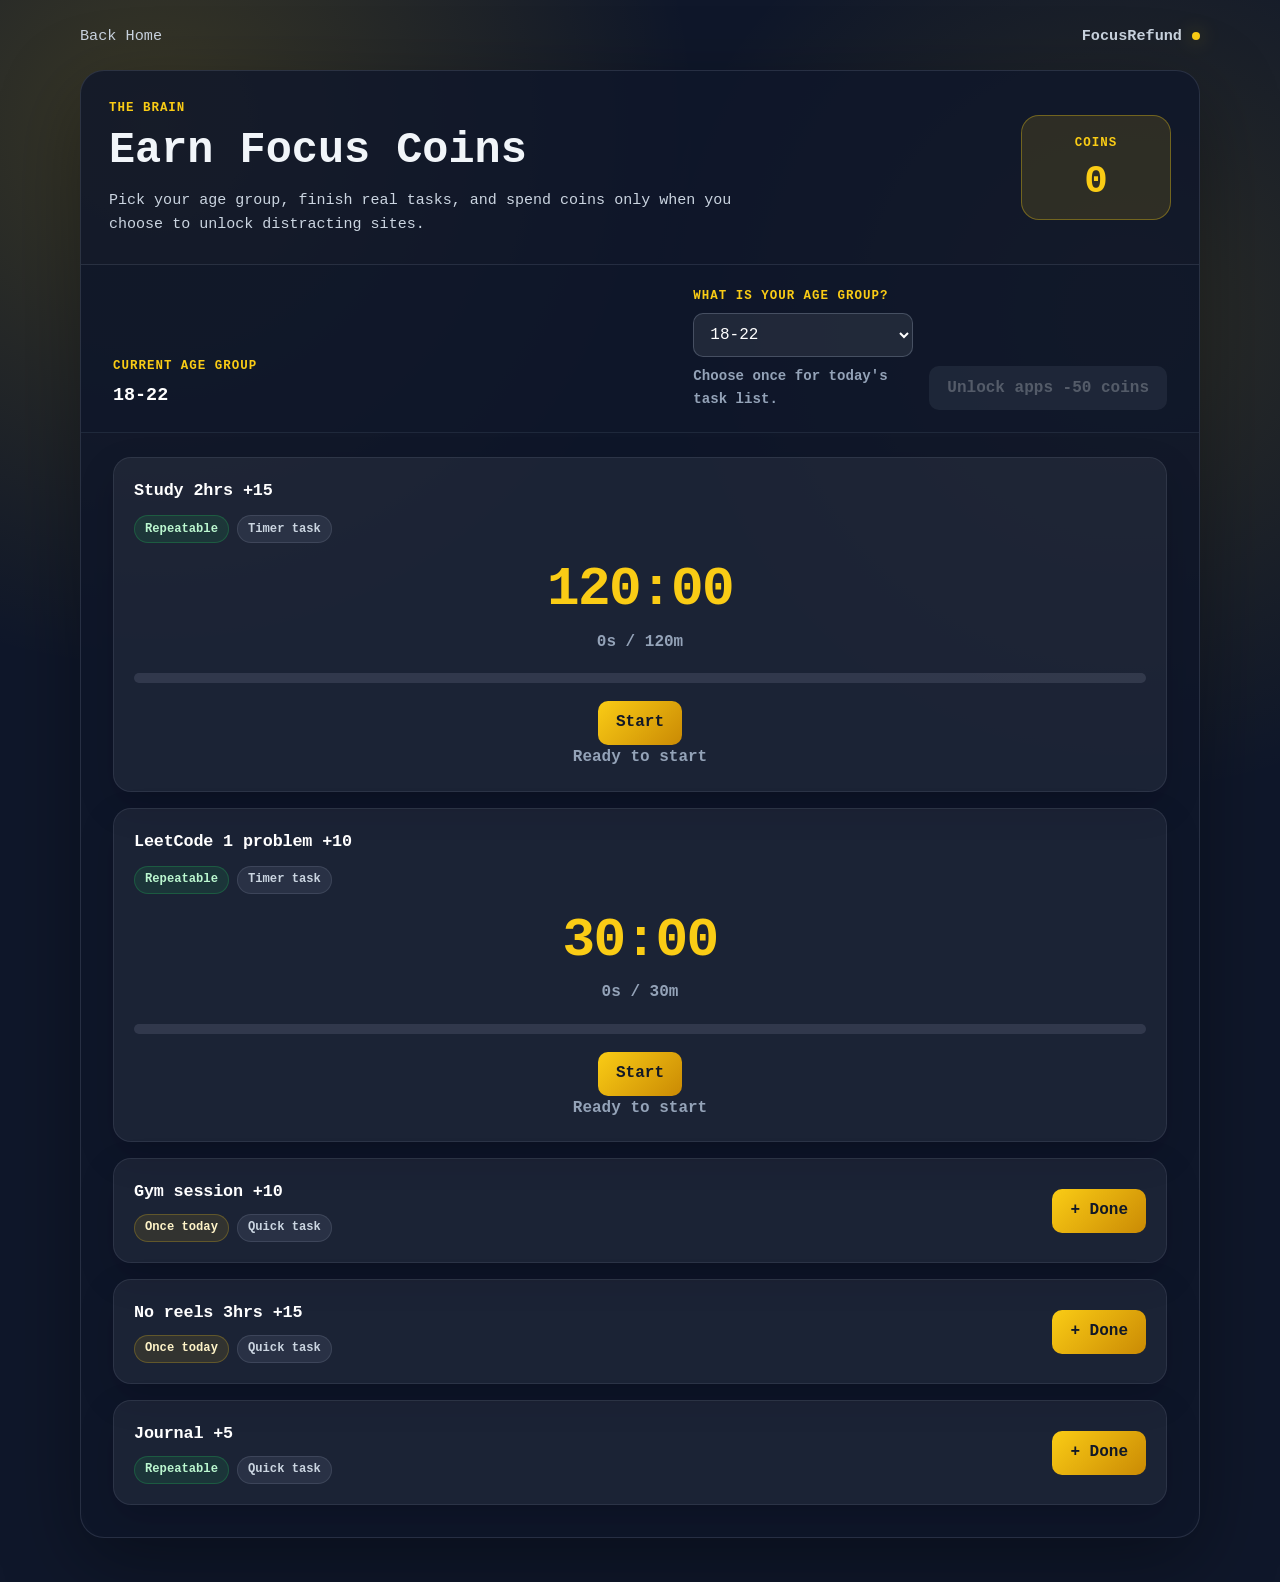
<file: extension/dashboard/index.html>
<!DOCTYPE html>
<html lang="en">
<head>
    <meta charset="UTF-8">
    <meta name="viewport" content="width=device-width, initial-scale=1.0">
    <title>FocusRefund - The Brain</title>
    <link rel="stylesheet" href="style.css">
</head>
<body class="dashboard">
    <main class="dashboard-shell">
        <nav class="dashboard-nav">
            <a href="https://focus-refund.pages.dev/" target="_blank" rel="noopener" class="back-link">Back Home</a>
            <span class="product-mark">FocusRefund</span>
        </nav>

        <section class="brain-panel">
            <div class="brain-header">
                <div>
                    <p class="eyebrow">The Brain</p>
                    <h1>Earn Focus Coins</h1>
                    <p class="header-copy">Pick your age group, finish real tasks, and spend coins only when you choose to unlock distracting sites.</p>
                </div>
                <div class="coin-balance">
                    <span>Coins</span>
                    <strong id="coinCount">0</strong>
                </div>
            </div>

            <div class="controls-row">
                <div>
                    <span class="control-label">Current age group</span>
                    <strong id="userAgeDisplay">18-22</strong>
                </div>
                <label>
                    <span class="control-label">What is your age group?</span>
                    <select id="ageSelect">
                        <option value="13-17">13-17</option>
                        <option value="18-22" selected>18-22</option>
                        <option value="23-27">23-27</option>
                        <option value="28-35">28-35</option>
                        <option value="35+">35+</option>
                    </select>
                    <span id="ageLockStatus" class="helper-text"></span>
                </label>
                <button id="unlockBtn" disabled>Unlock apps -50 coins</button>
            </div>

            <div id="taskList" class="task-list"></div>
        </section>
    </main>
    
    <script src="app.js"></script>
</body>
</html>
</file>
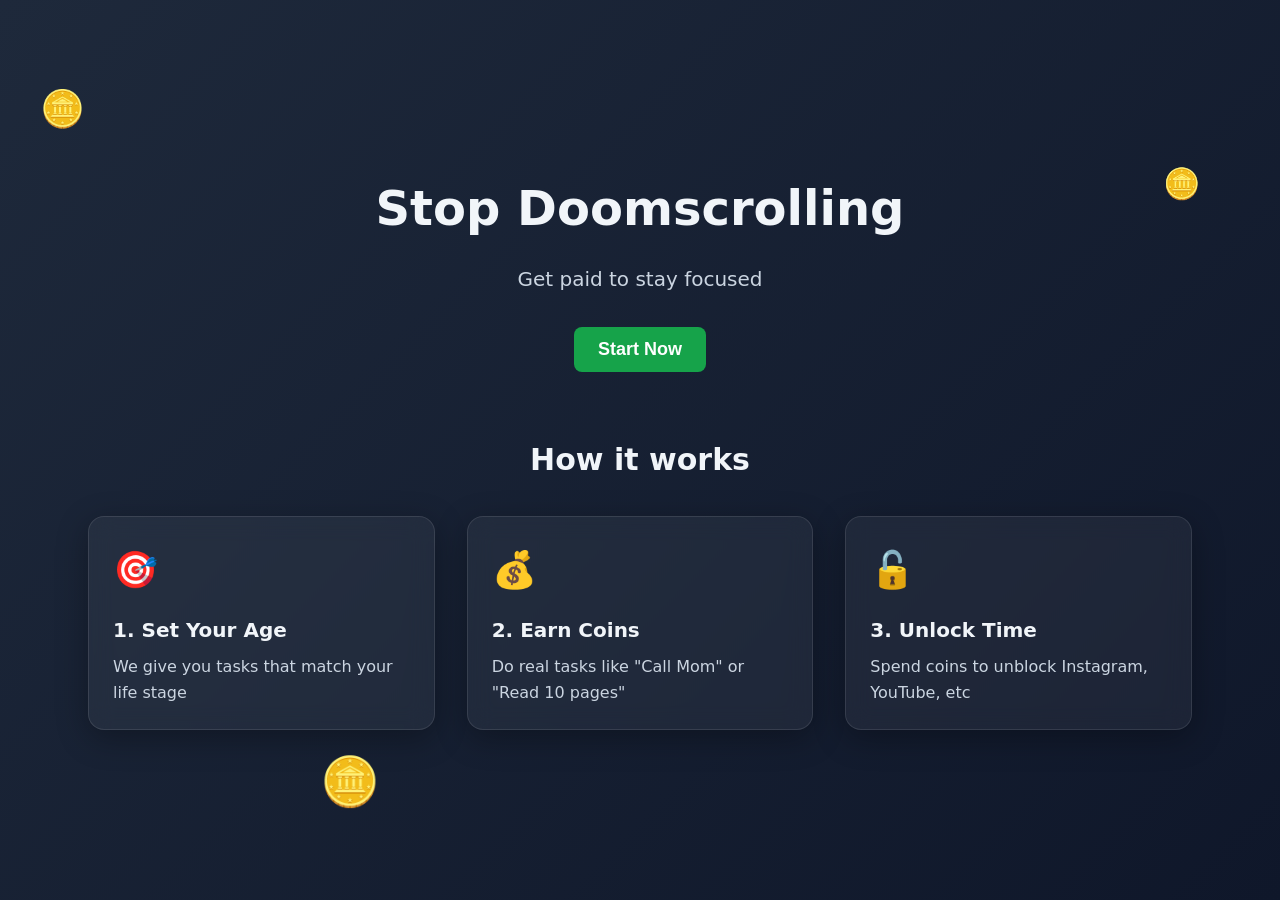
<file: stopscroll.html>
<!DOCTYPE html>
<html lang="en">

<head>
  <meta charset="UTF-8">
  <meta name="viewport" content="width=device-width, initial-scale=1.0">
  <title>Focus Refund</title>
  <link rel="stylesheet" href="style.css">
</head>

<body>
  <div class="app-wrapper">
    <div class="app-container">

      <!-- Hero Section -->
      <section class="hero">
        <h1>Stop Doomscrolling</h1>
        <p>Get paid to stay focused</p>
        <button class="btn-primary">Start Now</button>
      </section>

      <!-- How it works section -->
      <section class="how-it-works">
        <h2>How it works</h2>

        <!-- Glass cards: Pure CSS Grid -->
        <div class="cards-grid">
        
          <div class="glass-card">
            <div class="card-icon">🎯</div>
            <h3>1. Set Your Age</h3>
            <p>We give you tasks that match your life stage</p>
          </div>

          <div class="glass-card">
            <div class="card-icon">💰</div>
            <h3>2. Earn Coins</h3>
            <p>Do real tasks like "Call Mom" or "Read 10 pages"</p>
          </div>

          <div class="glass-card">
            <div class="card-icon">🔓</div>
            <h3>3. Unlock Time</h3>
            <p>Spend coins to unblock Instagram, YouTube, etc</p>
          </div>
        </div>
      </section>

    </div>
  </div>

  <!-- Floating coins animation -->
  <div class="coin coin-1">🪙</div>
  <div class="coin coin-2">🪙</div>
  <div class="coin coin-3">🪙</div>

</body>

</html>
</file>
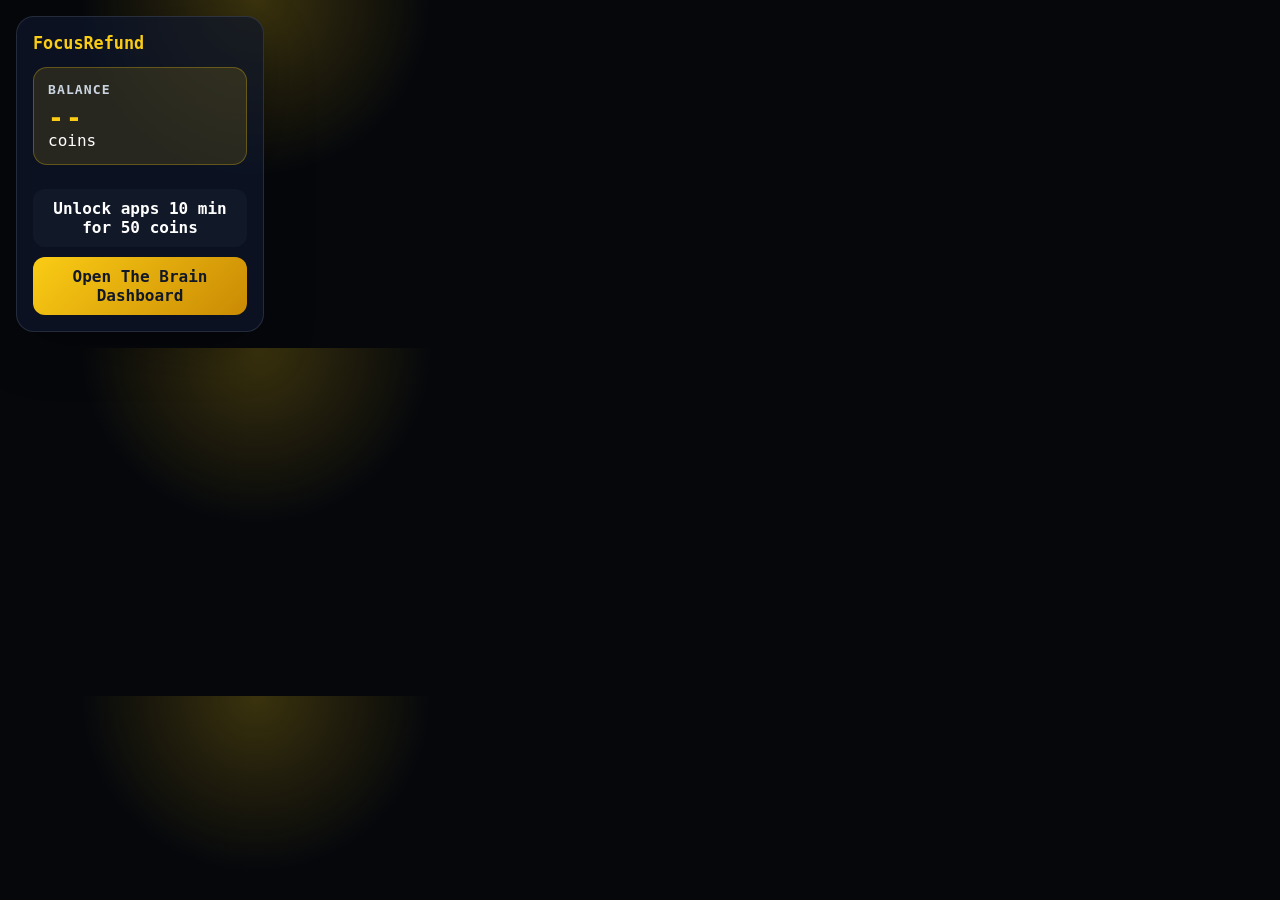
<file: extension/popup.html>
<!DOCTYPE html>
<html>
<head>
  <meta charset="UTF-8">
  <style>
    * {
      box-sizing: border-box;
    }

    body { 
      width: 280px; 
      margin: 0;
      padding: 16px; 
      font-family: "Cascadia Code", "Roboto Mono", "JetBrains Mono", "Consolas", monospace;
      background:
        radial-gradient(circle at 20% 0%, rgba(250, 204, 21, 0.22), transparent 11rem),
        #05070b;
      color: white; 
      --coin: #facc15;
      --red: #ef4444;
    }
    .popup-card {
      border: 1px solid rgba(148, 163, 184, 0.18);
      border-radius: 18px;
      padding: 16px;
      background: rgba(15, 23, 42, 0.72);
      box-shadow: 0 18px 50px rgba(0, 0, 0, 0.25);
    }
    h3 {
      margin: 0 0 14px;
      color: #facc15;
      font-family: "Cascadia Code", "Roboto Mono", "JetBrains Mono", "Consolas", monospace;
      font-size: 1.05rem;
      font-weight: 800;
      letter-spacing: 0;
    }
    .balance-card {
      padding: 14px;
      margin-bottom: 14px;
      border-radius: 14px;
      background: rgba(250, 204, 21, 0.12);
      border: 1px solid rgba(250, 204, 21, 0.28);
    }
    .balance-card span:first-child {
      display: block;
      color: #cbd5e1;
      font-size: 0.82rem;
      font-weight: 700;
      text-transform: uppercase;
      letter-spacing: 0.08em;
    }
    #balance {
      font-family: "Cascadia Code", "Roboto Mono", "JetBrains Mono", "Consolas", monospace;
      color: var(--coin);
      font-size: 1.65rem;
      font-weight: 800;
      line-height: 1;
      margin-top: 8px;
    }
    button { 
      width: 100%; 
      min-height: 44px;
      padding: 10px 12px; 
      margin-top: 10px; 
      background: #111827;
      color: white;
      border: 1px solid rgba(250, 204, 21, 0.24);
      border: none;
      border-radius: 12px;
      cursor: pointer;
      font: inherit;
      font-weight: 800;
      transition: transform 0.2s ease, background 0.2s ease;
    }
    button:hover { background: #1f2937; transform: translateY(-1px); }
    #openDashboard {
      color: #111827;
      background: linear-gradient(135deg, #facc15, #ca8a04);
    }
    #openDashboard:hover {
      background: linear-gradient(135deg, #fde047, #ca8a04);
    }
  </style>
</head>
<body>
  <div class="popup-card">
    <h3>FocusRefund</h3>
    <div class="balance-card">
      <span>Balance</span>
      <div><span id="balance">--</span> coins</div>
    </div>
    <button id="unlockBtn">Unlock apps 10 min for 50 coins</button>
    <button id="openDashboard">Open The Brain Dashboard</button>
  </div>
  
  <script src="popup.js"></script>
</body>
</html>
</file>
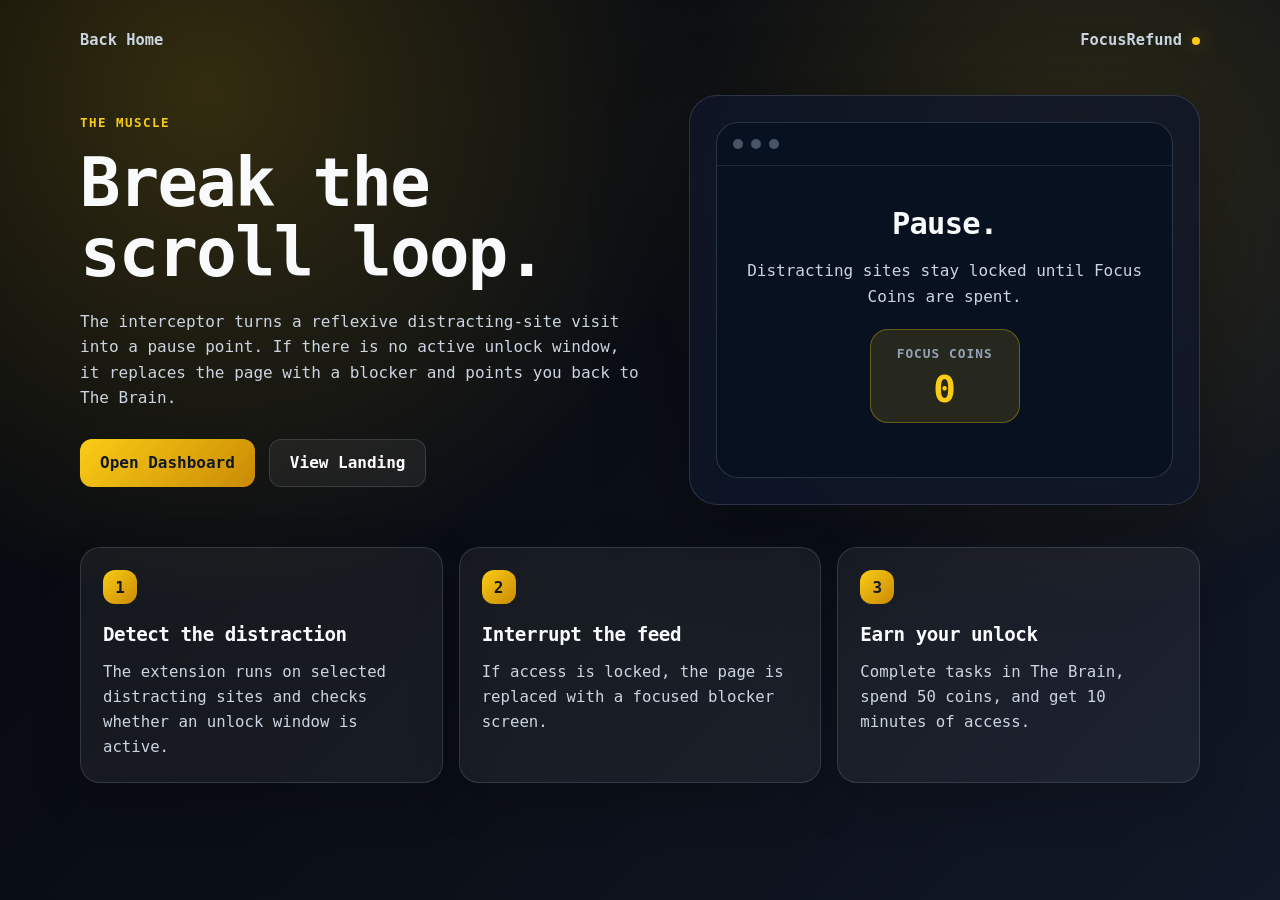
<file: interceptor/stopscroll.html>
<!DOCTYPE html>
<html lang="en">

<head>
  <meta charset="UTF-8">
  <meta name="viewport" content="width=device-width, initial-scale=1.0">
  <title>FocusRefund - The Muscle</title>
  <style>
    * {
      box-sizing: border-box;
      margin: 0;
      padding: 0;
    }

    :root {
      --bg: #0f172a;
      --panel: rgba(15, 23, 42, 0.78);
      --line: rgba(148, 163, 184, 0.22);
      --text: #f8fafc;
      --muted: #cbd5e1;
      --soft: #94a3b8;
      --blue: #facc15;
      --coin: #facc15;
      --red: #ef4444;
      --font-display: "Cascadia Code", "Roboto Mono", "JetBrains Mono", "Consolas", monospace;
      --font-body: "Cascadia Code", "Roboto Mono", "JetBrains Mono", "Consolas", monospace;
    }

    body {
      min-height: 100vh;
      color: var(--text);
      font-family: var(--font-body);
      background:
        radial-gradient(circle at 16% 10%, rgba(250, 204, 21, 0.18), transparent 32rem),
        radial-gradient(circle at 84% 18%, rgba(250, 204, 21, 0.14), transparent 28rem),
        linear-gradient(135deg, #05070b 0%, #0b0f17 56%, #111827 100%);
      line-height: 1.6;
    }

    .page {
      width: min(1120px, calc(100% - 32px));
      min-height: 100vh;
      margin: 0 auto;
      padding: 28px 0 56px;
    }

    .topbar {
      display: flex;
      align-items: center;
      justify-content: space-between;
      gap: 16px;
      margin-bottom: 42px;
    }

    .topbar a,
    .brand {
      color: var(--muted);
      font-size: 0.96rem;
      font-weight: 800;
      text-decoration: none;
    }

    .brand::after {
      content: "";
      display: inline-block;
      width: 8px;
      height: 8px;
      margin-left: 10px;
      border-radius: 999px;
      background: var(--coin);
      box-shadow: 0 0 20px rgba(250, 204, 21, 0.45);
    }

    .hero {
      display: grid;
      grid-template-columns: minmax(0, 1fr) minmax(320px, 0.9fr);
      gap: 42px;
      align-items: center;
      margin-bottom: 42px;
    }

    .eyebrow {
      color: var(--blue);
      font-size: 0.78rem;
      font-weight: 800;
      letter-spacing: 0.12em;
      margin-bottom: 16px;
      text-transform: uppercase;
    }

    h1,
    h2,
    h3 {
      font-family: var(--font-display);
      letter-spacing: -0.025em;
    }

    h1 {
      max-width: 680px;
      font-size: clamp(2.35rem, 5.6vw, 4.2rem);
      font-weight: 800;
      line-height: 1.04;
      margin-bottom: 20px;
    }

    .hero-copy {
      max-width: 620px;
      color: var(--muted);
      font-size: 1rem;
      margin-bottom: 28px;
    }

    .actions {
      display: flex;
      flex-wrap: wrap;
      gap: 14px;
    }

    .btn {
      min-height: 48px;
      display: inline-flex;
      align-items: center;
      justify-content: center;
      padding: 0 20px;
      border-radius: 12px;
      color: white;
      font-weight: 800;
      text-decoration: none;
      transition: transform 0.2s ease, border-color 0.2s ease;
    }

    .btn:hover {
      transform: translateY(-2px);
    }

    .btn.primary {
      color: #111827;
      background: linear-gradient(135deg, var(--coin), #ca8a04);
    }

    .btn.secondary {
      border: 1px solid var(--line);
      background: rgba(255, 255, 255, 0.06);
    }

    .lock-card {
      border: 1px solid var(--line);
      border-radius: 28px;
      padding: 26px;
      background: var(--panel);
      box-shadow: 0 28px 90px rgba(0, 0, 0, 0.34);
      animation: riseIn 520ms ease both;
    }

    .mock-browser {
      border: 1px solid rgba(148, 163, 184, 0.24);
      border-radius: 22px;
      background: rgba(8, 17, 31, 0.86);
      overflow: hidden;
    }

    .browser-dots {
      display: flex;
      gap: 8px;
      padding: 16px;
      border-bottom: 1px solid rgba(148, 163, 184, 0.16);
    }

    .browser-dots span {
      width: 10px;
      height: 10px;
      border-radius: 999px;
      background: #475569;
    }

    .blocked-state {
      padding: 34px 22px;
      text-align: center;
    }

    .blocked-state h2 {
      font-size: 1.9rem;
      margin-bottom: 10px;
    }

    .blocked-state p {
      color: var(--muted);
      margin-bottom: 20px;
    }

    .coin-box {
      width: fit-content;
      min-width: 150px;
      margin: 0 auto 20px;
      padding: 14px 20px;
      border: 1px solid rgba(250, 204, 21, 0.32);
      border-radius: 18px;
      background: rgba(250, 204, 21, 0.12);
    }

    .coin-box span {
      display: block;
      color: var(--soft);
      font-size: 0.8rem;
      font-weight: 800;
      letter-spacing: 0.08em;
      text-transform: uppercase;
    }

    .coin-box strong {
      display: block;
      font-family: var(--font-display);
      font-size: 2.35rem;
      color: var(--coin);
      line-height: 1;
      margin-top: 6px;
    }

    .steps {
      display: grid;
      grid-template-columns: repeat(3, 1fr);
      gap: 16px;
      margin-top: 26px;
    }

    .step {
      border: 1px solid var(--line);
      border-radius: 20px;
      padding: 22px;
      background: rgba(255, 255, 255, 0.055);
      box-shadow: 0 18px 50px rgba(0, 0, 0, 0.18);
      animation: stepIn 420ms ease both;
    }

    .step:nth-child(2) {
      animation-delay: 70ms;
    }

    .step:nth-child(3) {
      animation-delay: 140ms;
    }

    .step-number {
      display: inline-flex;
      align-items: center;
      justify-content: center;
      width: 34px;
      height: 34px;
      margin-bottom: 16px;
      border-radius: 12px;
      color: white;
      color: #111827;
      background: linear-gradient(135deg, var(--coin), #ca8a04);
      font-weight: 800;
    }

    .step h3 {
      font-size: 1.2rem;
      margin-bottom: 8px;
    }

    .step p {
      color: var(--muted);
      font-size: 0.98rem;
    }

    @keyframes riseIn {
      from {
        opacity: 0;
        transform: translateY(16px);
      }
      to {
        opacity: 1;
        transform: translateY(0);
      }
    }

    @keyframes stepIn {
      from {
        opacity: 0;
        transform: translateY(10px);
      }
      to {
        opacity: 1;
        transform: translateY(0);
      }
    }

    @media (max-width: 820px) {
      .page {
        width: min(100% - 20px, 1120px);
        padding-top: 18px;
      }

      .topbar {
        margin-bottom: 34px;
      }

      .hero,
      .steps {
        grid-template-columns: 1fr;
      }

      .lock-card {
        padding: 16px;
      }
    }
  </style>
</head>

<body>
  <main class="page">
    <nav class="topbar">
      <a href="../index.html">Back Home</a>
      <span class="brand">FocusRefund</span>
    </nav>

    <section class="hero">
      <div>
        <p class="eyebrow">The Muscle</p>
        <h1>Break the scroll loop.</h1>
        <p class="hero-copy">The interceptor turns a reflexive distracting-site visit into a pause point. If there is no active unlock window, it replaces the page with a blocker and points you back to The Brain.</p>
        <div class="actions">
          <a class="btn primary" href="../extension/dashboard/index.html">Open Dashboard</a>
          <a class="btn secondary" href="../index.html">View Landing</a>
        </div>
      </div>

      <aside class="lock-card" aria-label="Distraction blocker preview">
        <div class="mock-browser">
          <div class="browser-dots">
            <span></span>
            <span></span>
            <span></span>
          </div>
          <div class="blocked-state">
            <h2>Pause.</h2>
            <p>Distracting sites stay locked until Focus Coins are spent.</p>
            <div class="coin-box">
              <span>Focus Coins</span>
              <strong>0</strong>
            </div>
          </div>
        </div>
      </aside>
    </section>

    <section class="steps" aria-label="How The Muscle works">
      <article class="step">
        <span class="step-number">1</span>
        <h3>Detect the distraction</h3>
        <p>The extension runs on selected distracting sites and checks whether an unlock window is active.</p>
      </article>

      <article class="step">
        <span class="step-number">2</span>
        <h3>Interrupt the feed</h3>
        <p>If access is locked, the page is replaced with a focused blocker screen.</p>
      </article>

      <article class="step">
        <span class="step-number">3</span>
        <h3>Earn your unlock</h3>
        <p>Complete tasks in The Brain, spend 50 coins, and get 10 minutes of access.</p>
      </article>
    </section>
  </main>
</body>

</html>
</file>
<file: extension/dashboard/style.css>
/* ===== SECTION 1: BASE RESET + THEME ===== */

*,
*::before,
*::after {
  margin: 0;
  padding: 0;
  box-sizing: border-box;
}

:root {
  --bg-dark: #0f172a;
  --bg-gradient: linear-gradient(135deg, #09111f 0%, #111827 54%, #0f172a 100%);
  --glass-bg: rgba(255, 255, 255, 0.05);
  --glass-border: rgba(255, 255, 255, 0.1);
  --glass-shadow: 0 8px 32px rgba(0, 0, 0, 0.3);
  --text-primary: #f1f5f9;
  --text-secondary: #cbd5e1;
  --accent: #facc15;
  --blue: #facc15;
  --coin: #facc15;
  --red: #ef4444;
  --red-dark: #b91c1c;
  --green: #facc15;
  --green-hover: #ca8a04;
  --radius-lg: 1rem;
  --radius-md: 0.5rem;
  --font-display: "Cascadia Code", "Roboto Mono", "JetBrains Mono", "Consolas", monospace;
  --font-body: "Cascadia Code", "Roboto Mono", "JetBrains Mono", "Consolas", monospace;
}

html {
  font-size: 16px;
}

body {
  min-height: 100vh;
  font-family: var(--font-body);
  background: var(--bg-gradient);
  color: var(--text-primary);
  line-height: 1.6;
  -webkit-font-smoothing: antialiased;
}

button,
select {
  font: inherit;
}

button {
  transition: transform 0.2s ease, background 0.2s ease, opacity 0.2s ease;
}

button:hover:not(:disabled) {
  transform: translateY(-1px);
}

button:disabled {
  cursor: not-allowed;
}

.dashboard {
  min-height: 100vh;
  background:
    radial-gradient(circle at 12% 8%, rgba(250, 204, 21, 0.18), transparent 34rem),
    radial-gradient(circle at 88% 20%, rgba(250, 204, 21, 0.12), transparent 30rem),
    #0f172a;
}

.dashboard-shell {
  width: min(1120px, calc(100% - 32px));
  margin: 0 auto;
  padding: 24px 0 44px;
}

.dashboard-nav {
  display: flex;
  align-items: center;
  justify-content: space-between;
  gap: 16px;
  margin-bottom: 22px;
}

.back-link,
.product-mark {
  color: var(--text-secondary);
  font-size: 0.95rem;
  text-decoration: none;
}

.back-link:hover {
  color: var(--text-primary);
}

.product-mark {
  font-weight: 700;
  letter-spacing: 0;
}

.product-mark::after {
  content: "";
  display: inline-block;
  width: 8px;
  height: 8px;
  margin-left: 10px;
  border-radius: 999px;
  background: var(--coin);
  box-shadow: 0 0 20px rgba(250, 204, 21, 0.45);
}

.brain-panel {
  background: rgba(15, 23, 42, 0.82);
  border: 1px solid rgba(148, 163, 184, 0.18);
  border-radius: 24px;
  box-shadow: 0 24px 80px rgba(0, 0, 0, 0.34);
  overflow: hidden;
  animation: riseIn 420ms ease both;
}

.brain-header {
  display: grid;
  grid-template-columns: minmax(0, 1fr) auto;
  gap: 24px;
  align-items: center;
  padding: 28px;
  border-bottom: 1px solid rgba(148, 163, 184, 0.16);
}

.eyebrow,
.control-label,
.coin-balance span {
  color: var(--coin);
  display: block;
  font-size: 0.78rem;
  font-weight: 800;
  letter-spacing: 0.08em;
  text-transform: uppercase;
}

.brain-header h1 {
  color: var(--text-primary);
  font-family: var(--font-display);
  font-size: clamp(1.85rem, 3.4vw, 3rem);
  font-weight: 800;
  line-height: 1.08;
  margin: 8px 0 14px;
  letter-spacing: -0.025em;
}

.header-copy {
  color: var(--text-secondary);
  max-width: 680px;
  font-size: 0.94rem;
  margin: 0;
}

.brain-header h1,
.timer-display,
.coin-balance strong {
  letter-spacing: 0;
}

.coin-balance {
  min-width: 150px;
  padding: 18px;
  text-align: center;
  background: rgba(250, 204, 21, 0.12);
  border: 1px solid rgba(250, 204, 21, 0.34);
  border-radius: 18px;
  animation: softPulse 3s ease-in-out infinite;
}

.coin-balance strong {
  display: block;
  font-family: var(--font-display);
  color: var(--coin);
  font-size: 2.45rem;
  font-weight: 800;
  line-height: 1;
  margin-top: 8px;
}

.controls-row {
  display: grid;
  grid-template-columns: 1fr 220px auto;
  gap: 16px;
  align-items: end;
  padding: 22px 32px;
  background: rgba(15, 23, 42, 0.46);
  border-bottom: 1px solid rgba(148, 163, 184, 0.12);
}

.controls-row strong {
  color: white;
  display: block;
  font-size: 1.15rem;
  margin-top: 4px;
}

.controls-row label {
  display: block;
}

#ageSelect {
  width: 100%;
  min-height: 44px;
  margin-top: 6px;
  padding: 0 12px;
  color: white;
  background: rgba(255, 255, 255, 0.08);
  border: 1px solid rgba(148, 163, 184, 0.32);
  border-radius: 10px;
}

#ageSelect option {
  color: #f8fafc;
  background: #111827;
}

.helper-text {
  display: block;
  min-height: 20px;
  margin-top: 8px;
  color: #94a3b8;
  font-size: 0.88rem;
  font-weight: 600;
}

#unlockBtn {
  min-height: 44px;
  background: linear-gradient(135deg, var(--coin), #ca8a04);
  color: #111827;
  border: none;
  padding: 0 18px;
  border-radius: 10px;
  font-weight: 800;
  cursor: pointer;
  white-space: nowrap;
}

#unlockBtn:disabled {
  background: rgba(148, 163, 184, 0.22);
  color: rgba(241, 245, 249, 0.55);
}

.task-list {
  display: grid;
  gap: 16px;
  padding: 24px 32px 32px;
}

.task-card {
  background: rgba(255, 255, 255, 0.055);
  border: 1px solid rgba(148, 163, 184, 0.14);
  border-radius: 18px;
  padding: 20px;
  box-shadow: 0 14px 36px rgba(0, 0, 0, 0.16);
  animation: taskIn 360ms ease both;
}

.task-card:hover {
  border-color: rgba(96, 165, 250, 0.35);
}

.task-title {
  color: white;
  font-size: 1.05rem;
  font-weight: 800;
  margin-bottom: 10px;
  letter-spacing: -0.01em;
}

.task-info .task-title {
  margin-bottom: 8px;
}

.task-meta {
  display: flex;
  flex-wrap: wrap;
  gap: 8px;
  margin-bottom: 18px;
}

.meta-pill {
  display: inline-flex;
  align-items: center;
  min-height: 28px;
  padding: 0 10px;
  border-radius: 999px;
  color: #cbd5e1;
  background: rgba(148, 163, 184, 0.12);
  border: 1px solid rgba(148, 163, 184, 0.18);
  font-size: 0.76rem;
  font-weight: 800;
}

.meta-pill.repeatable {
  color: #bbf7d0;
  background: rgba(34, 197, 94, 0.12);
  border-color: rgba(34, 197, 94, 0.26);
}

.meta-pill.once {
  color: #fef3c7;
  background: rgba(250, 204, 21, 0.10);
  border-color: rgba(250, 204, 21, 0.24);
}

.timer-display {
  color: var(--coin);
  font-family: var(--font-display);
  font-size: clamp(2.15rem, 6vw, 3.4rem);
  font-weight: 800;
  line-height: 1;
  margin: 20px 0 12px;
  text-align: center;
  letter-spacing: -0.03em;
}

.timer-progress-text,
.task-status {
  color: #94a3b8;
  font-weight: 700;
  text-align: center;
}

.progress-track {
  width: 100%;
  height: 10px;
  background: rgba(148, 163, 184, 0.18);
  border-radius: 999px;
  margin: 18px 0;
  overflow: hidden;
}

.progress-fill {
  height: 100%;
  background: linear-gradient(90deg, #facc15, #ca8a04);
  border-radius: inherit;
  transition: width 0.3s ease;
  box-shadow: 0 0 22px rgba(250, 204, 21, 0.28);
}

@keyframes riseIn {
  from { opacity: 0; transform: translateY(16px); }
  to { opacity: 1; transform: translateY(0); }
}

@keyframes taskIn {
  from { opacity: 0; transform: translateY(10px); }
  to { opacity: 1; transform: translateY(0); }
}

@keyframes softPulse {
  0%, 100% { box-shadow: 0 0 0 rgba(250, 204, 21, 0); }
  50% { box-shadow: 0 0 34px rgba(250, 204, 21, 0.18); }
}

@media (prefers-reduced-motion: reduce) {
  *,
  *::before,
  *::after {
    animation-duration: 0.01ms !important;
    animation-iteration-count: 1 !important;
    scroll-behavior: auto !important;
    transition-duration: 0.01ms !important;
  }
}

.task-actions {
  display: flex;
  flex-wrap: wrap;
  justify-content: center;
  gap: 10px;
  margin-top: 12px;
}

.action-btn {
  min-height: 44px;
  padding: 0 18px;
  color: white;
  border: none;
  border-radius: 10px;
  cursor: pointer;
  font-weight: 800;
}

.action-btn.primary {
  color: #111827;
  background: linear-gradient(135deg, var(--coin), #ca8a04);
}

.action-btn.pause {
  background: #ca8a04;
}

.action-btn.claim,
.action-btn.done {
  color: #111827;
  background: linear-gradient(135deg, var(--coin), #ca8a04);
}

.task-card.simple {
  display: grid;
  grid-template-columns: minmax(0, 1fr) auto;
  gap: 16px;
  align-items: center;
}

.task-card.simple .task-meta {
  margin-bottom: 0;
}
/* ===== SECTION 2: LAYOUT + GLASS CARDS ===== */

.app-wrapper {
  min-height: 100vh;
  display: flex;
  justify-content: center;
  align-items: center;
  padding: 5rem 1rem;
}

.app-container {
  width: 100%;
  max-width: 1152px;
  padding: 1.5rem;
}

/* Hero */
.hero {
  text-align: center;
  margin-bottom: 4rem;
}

.hero h1 {
  font-family: var(--font-display);
  font-size: 2.4rem;
  font-weight: 800;
  margin-bottom: 1rem;
  letter-spacing: -0.025em;
}

.hero p {
  font-size: 1.25rem;
  color: var(--text-secondary);
  margin-bottom: 2rem;
}

.btn-primary {
  background-color: var(--coin);
  color: #111827;
  padding: 0.75rem 1.5rem;
  border: none;
  border-radius: var(--radius-md);
  font-size: 1.125rem;
  font-weight: 600;
  cursor: pointer;
  transition: background-color 0.3s ease, transform 0.3s ease;
}

.btn-primary:hover {
  background-color: #ca8a04;
  transform: translateY(-2px);
}

/* How it works */
.how-it-works h2 {
  font-size: 1.875rem;
  font-weight: 700;
  margin-bottom: 2rem;
  text-align: center;
}

/* Pure CSS Grid - Harry #46-48 */
.cards-grid {
  display: grid;
  grid-template-columns: repeat(auto-fit, minmax(280px, 1fr));
  gap: 2rem;
}

/* Glassmorphism - Harry #49-50 */
.glass-card {
  background: var(--glass-bg);
  backdrop-filter: blur(12px);
  -webkit-backdrop-filter: blur(12px);
  border: 1px solid var(--glass-border);
  border-radius: var(--radius-lg);
  padding: 1.5rem;
  box-shadow: var(--glass-shadow);
  transition: transform 0.3s ease;
}
.task-btn {
  background: rgba(255, 255, 255, 0.15);
  border: 1px solid rgba(255, 255, 255, 0.3);
  color: white;
  padding: 12px 20px;
  border-radius: 12px;
  cursor: pointer;
  font-size: 16px;
  transition: 0.2s;
}

.task-btn:hover:not(:disabled) {
  background: rgba(255, 255, 255, 0.25);
  transform: translateY(-2px);
}

.task-btn:disabled {
  opacity: 0.5;
  cursor: not-allowed;
  background: rgba(0, 255, 0, 0.2); /* Green when done */
}

.glass-card:hover {
  transform: scale(1.05);
  cursor: pointer;
}

.card-icon {
  font-size: 2.25rem;
  margin-bottom: 1rem;
}

.glass-card h3 {
  font-size: 1.25rem;
  font-weight: 700;
  margin-bottom: 0.5rem;
}

.glass-card p {
  color: var(--text-secondary);
}

/* Floating coins */
.coin {
  position: fixed;
  pointer-events: none;
}

.coin-1 {
  top: 5rem;
  left: 2.5rem;
  font-size: 2.25rem;
  animation: bounce 2s infinite;
}

.coin-2 {
  top: 10rem;
  right: 5rem;
  font-size: 1.875rem;
  animation: pulse 2s infinite;
}

.coin-3 {
  bottom: 5rem;
  left: 25%;
  font-size: 3rem;
  animation: bounce 2s infinite 0.3s;
}

@keyframes bounce {
  0%, 100% { transform: translateY(0); }
  50% { transform: translateY(-25%); }
}

@keyframes pulse {
  0%, 100% { opacity: 1; }
  50% { opacity: 0.5; }
}
/* ===== SECTION 3: RESPONSIVE ===== */

@media (max-width: 1024px) {
 .hero h1 {
    font-size: 2.5rem;
  }
 .cards-grid {
    grid-template-columns: repeat(auto-fit, minmax(250px, 1fr));
    gap: 1.5rem;
  }
}

@media (max-width: 768px) {
 .dashboard-shell {
    width: min(100% - 20px, 1120px);
    padding-top: 16px;
  }
 .dashboard-nav {
    margin-bottom: 14px;
  }
 .brain-panel {
    border-radius: 18px;
  }
 .brain-header,
 .controls-row,
 .task-list {
    padding-left: 16px;
    padding-right: 16px;
  }
 .brain-header {
    grid-template-columns: 1fr;
  }
 .coin-balance {
    min-width: 0;
    width: 100%;
  }
 .controls-row {
    grid-template-columns: 1fr;
    align-items: stretch;
  }
 #unlockBtn {
    width: 100%;
  }
 .task-card.simple {
    grid-template-columns: 1fr;
  }
 .action-btn {
    width: 100%;
  }
 .app-wrapper {
    padding: 3rem 1rem;
  }
 .hero h1 {
    font-size: 2rem;
  }
 .hero p {
    font-size: 1rem;
  }
 .cards-grid {
    grid-template-columns: 1fr;
    gap: 1rem;
  }
 .coin {
    display: none;
  }
}

.task-row {
  display: flex;
  justify-content: space-between;
  align-items: center;
  background: rgba(255, 255, 255, 0.08);
  padding: 12px 16px;
  border-radius: 12px;
  margin: 10px 0;
}

.add-btn {
  background: var(--coin);
  color: #111827;
  border: none;
  padding: 8px 16px;
  border-radius: 8px;
  cursor: pointer;
  font-weight: 600;
}

.add-btn:hover {
  background: #ca8a04;
}
</file>
<file: style.css>
/* ===== SECTION 1: BASE RESET + THEME ===== */

*,
*::before,
*::after {
  margin: 0;
  padding: 0;
  box-sizing: border-box;
}

:root {
  --bg-dark: #0f172a;
  --bg-gradient: linear-gradient(135deg, #1e293b 0%, #0f172a 100%);
  --glass-bg: rgba(255, 255, 255, 0.05);
  --glass-border: rgba(255, 255, 255, 0.1);
  --glass-shadow: 0 8px 32px rgba(0, 0, 0, 0.3);
  --text-primary: #f1f5f9;
  --text-secondary: #cbd5e1;
  --accent: #38bdf8;
  --green: #16a34a;
  --green-hover: #15803d;
  --radius-lg: 1rem;
  --radius-md: 0.5rem;
}

html {
  font-size: 16px;
}

body {
  min-height: 100vh;
  font-family: 'Inter', system-ui, -apple-system, sans-serif;
  background: var(--bg-gradient);
  color: var(--text-primary);
  line-height: 1.6;
  -webkit-font-smoothing: antialiased;
}
/* ===== SECTION 2: LAYOUT + GLASS CARDS ===== */

.app-wrapper {
  min-height: 100vh;
  display: flex;
  justify-content: center;
  align-items: center;
  padding: 5rem 1rem;
}

.app-container {
  width: 100%;
  max-width: 1152px;
  padding: 1.5rem;
}

/* Hero */
.hero {
  text-align: center;
  margin-bottom: 4rem;
}

.hero h1 {
  font-size: 3rem;
  font-weight: 700;
  margin-bottom: 1rem;
}

.hero p {
  font-size: 1.25rem;
  color: var(--text-secondary);
  margin-bottom: 2rem;
}

.btn-primary {
  background-color: var(--green);
  color: white;
  padding: 0.75rem 1.5rem;
  border: none;
  border-radius: var(--radius-md);
  font-size: 1.125rem;
  font-weight: 600;
  cursor: pointer;
  transition: background-color 0.3s ease, transform 0.3s ease;
}

.btn-primary:hover {
  background-color: var(--green-hover);
  transform: translateY(-2px);
}

/* How it works */
.how-it-works h2 {
  font-size: 1.875rem;
  font-weight: 700;
  margin-bottom: 2rem;
  text-align: center;
}

/* Pure CSS Grid - Harry #46-48 */
.cards-grid {
  display: grid;
  grid-template-columns: repeat(auto-fit, minmax(280px, 1fr));
  gap: 2rem;
}

/* Glassmorphism - Harry #49-50 */
.glass-card {
  background: var(--glass-bg);
  backdrop-filter: blur(12px);
  -webkit-backdrop-filter: blur(12px);
  border: 1px solid var(--glass-border);
  border-radius: var(--radius-lg);
  padding: 1.5rem;
  box-shadow: var(--glass-shadow);
  transition: transform 0.3s ease;
}
#taskList {
  margin: 20px 0;
  display: flex;
  flex-direction: column;
  gap: 12px;
}

.task-btn {
  background: rgba(255, 255, 255, 0.15);
  border: 1px solid rgba(255, 255, 255, 0.3);
  color: white;
  padding: 12px 20px;
  border-radius: 12px;
  cursor: pointer;
  font-size: 16px;
  transition: 0.2s;
}

.task-btn:hover:not(:disabled) {
  background: rgba(255, 255, 255, 0.25);
  transform: translateY(-2px);
}

.task-btn:disabled {
  opacity: 0.5;
  cursor: not-allowed;
  background: rgba(0, 255, 0, 0.2); /* Green when done */
}

#unlockBtn {
  background: linear-gradient(135deg, #667eea 0%, #764ba2 100%);
  color: white;
  border: none;
  padding: 14px 28px;
  border-radius: 12px;
  font-weight: bold;
  cursor: pointer;
  margin-top: 10px;
}

#unlockBtn:disabled {
  background: #555;
  opacity: 0.6;
  cursor: not-allowed;
}

.glass-card:hover {
  transform: scale(1.05);
  cursor: pointer;
}

.card-icon {
  font-size: 2.25rem;
  margin-bottom: 1rem;
}

.glass-card h3 {
  font-size: 1.25rem;
  font-weight: 700;
  margin-bottom: 0.5rem;
}

.glass-card p {
  color: var(--text-secondary);
}

/* Floating coins */
.coin {
  position: fixed;
  pointer-events: none;
}

.coin-1 {
  top: 5rem;
  left: 2.5rem;
  font-size: 2.25rem;
  animation: bounce 2s infinite;
}

.coin-2 {
  top: 10rem;
  right: 5rem;
  font-size: 1.875rem;
  animation: pulse 2s infinite;
}

.coin-3 {
  bottom: 5rem;
  left: 25%;
  font-size: 3rem;
  animation: bounce 2s infinite 0.3s;
}

@keyframes bounce {
  0%, 100% { transform: translateY(0); }
  50% { transform: translateY(-25%); }
}

@keyframes pulse {
  0%, 100% { opacity: 1; }
  50% { opacity: 0.5; }
}
/* ===== SECTION 3: RESPONSIVE ===== */

@media (max-width: 1024px) {
 .hero h1 {
    font-size: 2.5rem;
  }
 .cards-grid {
    grid-template-columns: repeat(auto-fit, minmax(250px, 1fr));
    gap: 1.5rem;
  }
}

@media (max-width: 768px) {
 .app-wrapper {
    padding: 3rem 1rem;
  }
 .hero h1 {
    font-size: 2rem;
  }
 .hero p {
    font-size: 1rem;
  }
 .cards-grid {
    grid-template-columns: 1fr;
    gap: 1rem;
  }
 .coin {
    display: none;
  }
}

.task-row {
  display: flex;
  justify-content: space-between;
  align-items: center;
  background: rgba(255, 255, 255, 0.08);
  padding: 12px 16px;
  border-radius: 12px;
  margin: 10px 0;
}

.add-btn {
  background: var(--green);
  color: white;
  border: none;
  padding: 8px 16px;
  border-radius: 8px;
  cursor: pointer;
  font-weight: 600;
}

.add-btn:hover {
  background: var(--green-hover);
}
</file>
